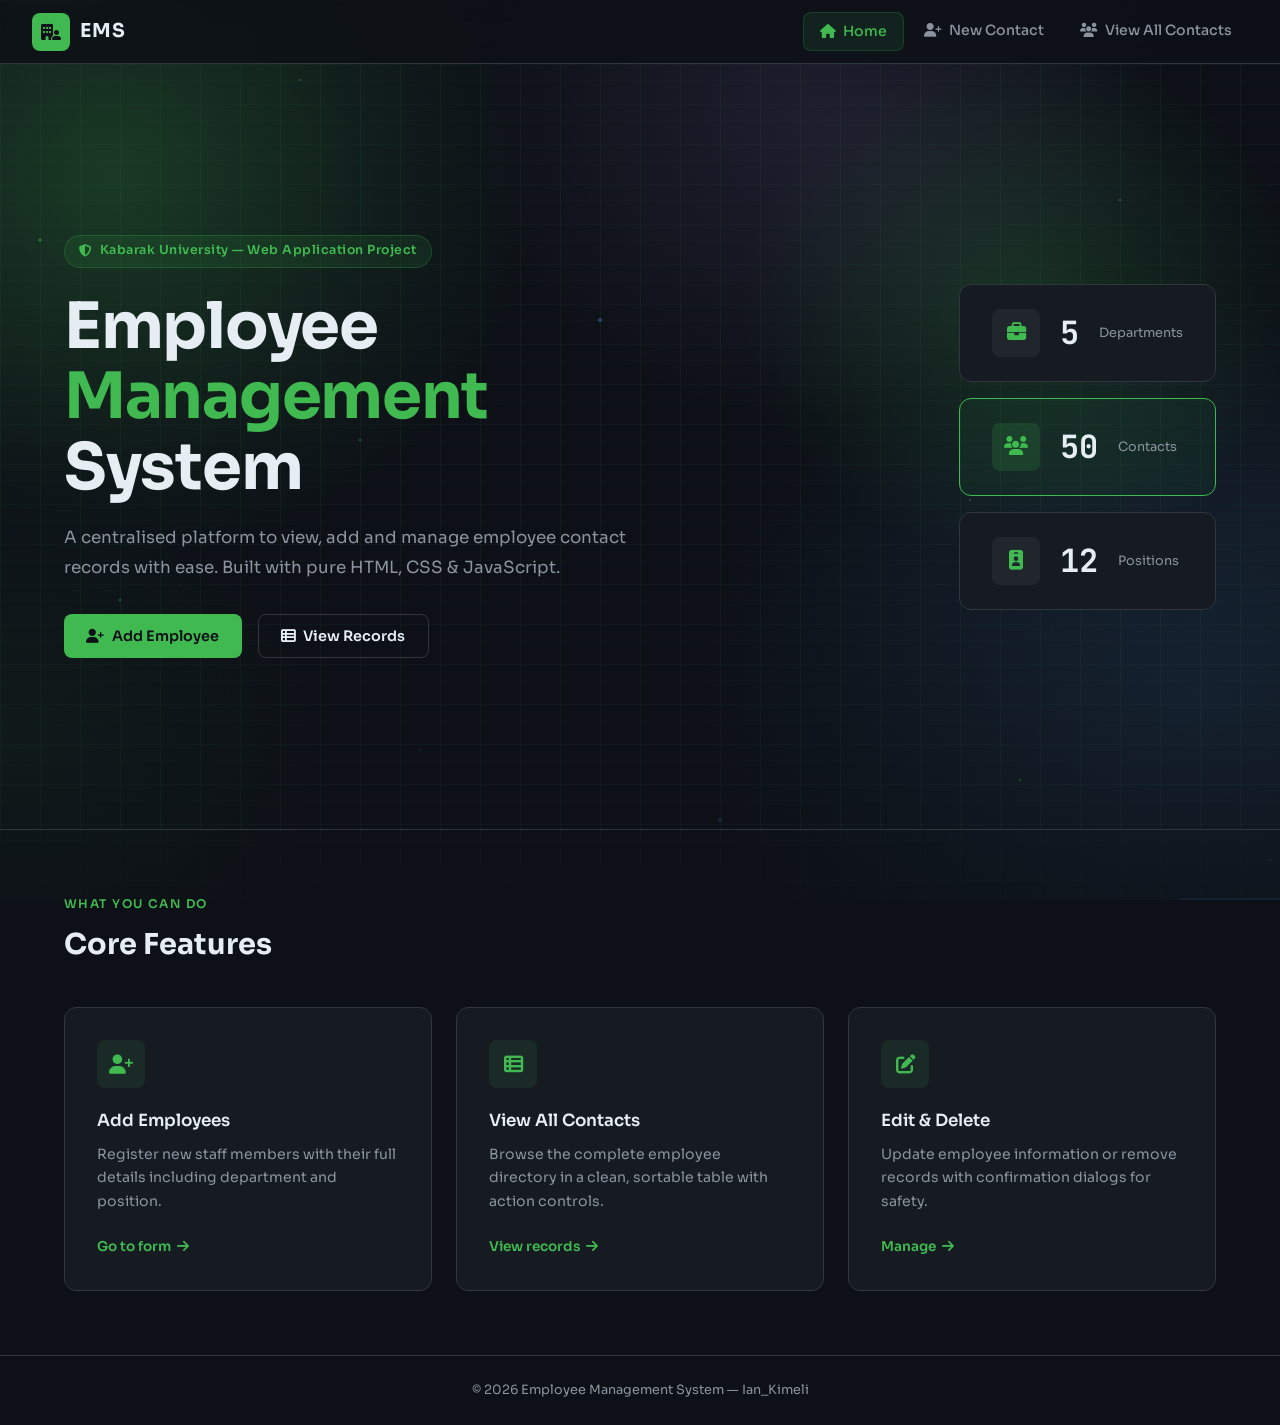
<file: index.html>
<!DOCTYPE html>
<html lang="en">
<head>
  <meta charset="UTF-8"/>
  <meta name="viewport" content="width=device-width, initial-scale=1.0"/>
  <title>Employee Management System</title>
  <link rel="stylesheet" href="style.css"/>
  <link href="https://fonts.googleapis.com/css2?family=Sora:wght@300;400;600;700&family=JetBrains+Mono:wght@400;600&display=swap" rel="stylesheet"/>
  <link rel="stylesheet" href="https://cdnjs.cloudflare.com/ajax/libs/font-awesome/6.5.0/css/all.min.css"/>
</head>
<body>

  
  <nav class="navbar">
    <div class="nav-brand">
      <span class="brand-icon"><i class="fa-solid fa-building-user"></i></span>
      <span class="brand-text">EMS</span>
    </div>
    <ul class="nav-links">
      <li><a href="index.html" class="active"><i class="fa-solid fa-house"></i> Home</a></li>
      <li><a href="new-contact.html"><i class="fa-solid fa-user-plus"></i> New Contact</a></li>
      <li><a href="view-contact.html"><i class="fa-solid fa-users"></i> View All Contacts</a></li>
    </ul>
  </nav>

  
  <section class="hero">
    <div class="hero-bg-grid"></div>
    <div class="hero-content">
      <div class="hero-badge"><i class="fa-solid fa-shield-halved"></i> Kabarak University &mdash; Web Application Project</div>
      <h1 class="hero-title">Employee<br/><span class="accent">Management</span><br/>System</h1>
      <p class="hero-sub">A centralised platform to view, add and manage employee contact records with ease. Built with pure HTML, CSS &amp; JavaScript.</p>
      <div class="hero-actions">
        <a href="new-contact.html" class="btn btn-primary"><i class="fa-solid fa-user-plus"></i> Add Employee</a>
        <a href="view-contact.html" class="btn btn-outline"><i class="fa-solid fa-table-list"></i> View Records</a>
      </div>
    </div>
    <div class="hero-visual">
      <div class="stat-card">
        <span class="stat-icon"><i class="fa-solid fa-briefcase"></i></span>
        <span class="stat-num">5</span>
        <span class="stat-label">Departments</span>
      </div>
      <div class="stat-card featured">
        <span class="stat-icon"><i class="fa-solid fa-users"></i></span>
        <span class="stat-num">50</span>
        <span class="stat-label">Contacts</span>
      </div>
      <div class="stat-card">
        <span class="stat-icon"><i class="fa-solid fa-id-badge"></i></span>
        <span class="stat-num">12</span>
        <span class="stat-label">Positions</span>
      </div>
    </div>
  </section>

  
  <section class="features">
    <div class="section-label">What you can do</div>
    <h2 class="section-title">Core Features</h2>
    <div class="features-grid">
      <div class="feature-card">
        <div class="feature-icon"><i class="fa-solid fa-user-plus"></i></div>
        <h3>Add Employees</h3>
        <p>Register new staff members with their full details including department and position.</p>
        <a href="new-contact.html" class="feature-link">Go to form <i class="fa-solid fa-arrow-right"></i></a>
      </div>
      <div class="feature-card">
        <div class="feature-icon"><i class="fa-solid fa-table-list"></i></div>
        <h3>View All Contacts</h3>
        <p>Browse the complete employee directory in a clean, sortable table with action controls.</p>
        <a href="view-contact.html" class="feature-link">View records <i class="fa-solid fa-arrow-right"></i></a>
      </div>
      <div class="feature-card">
        <div class="feature-icon"><i class="fa-solid fa-pen-to-square"></i></div>
        <h3>Edit &amp; Delete</h3>
        <p>Update employee information or remove records with confirmation dialogs for safety.</p>
        <a href="view-contact.html" class="feature-link">Manage <i class="fa-solid fa-arrow-right"></i></a>
      </div>
    </div>
  </section>

  <footer class="footer">
    <p>&copy; 2026 Employee Management System &mdash; Ian_Kimeli</p>
  </footer>

</body>
</html>
</file>
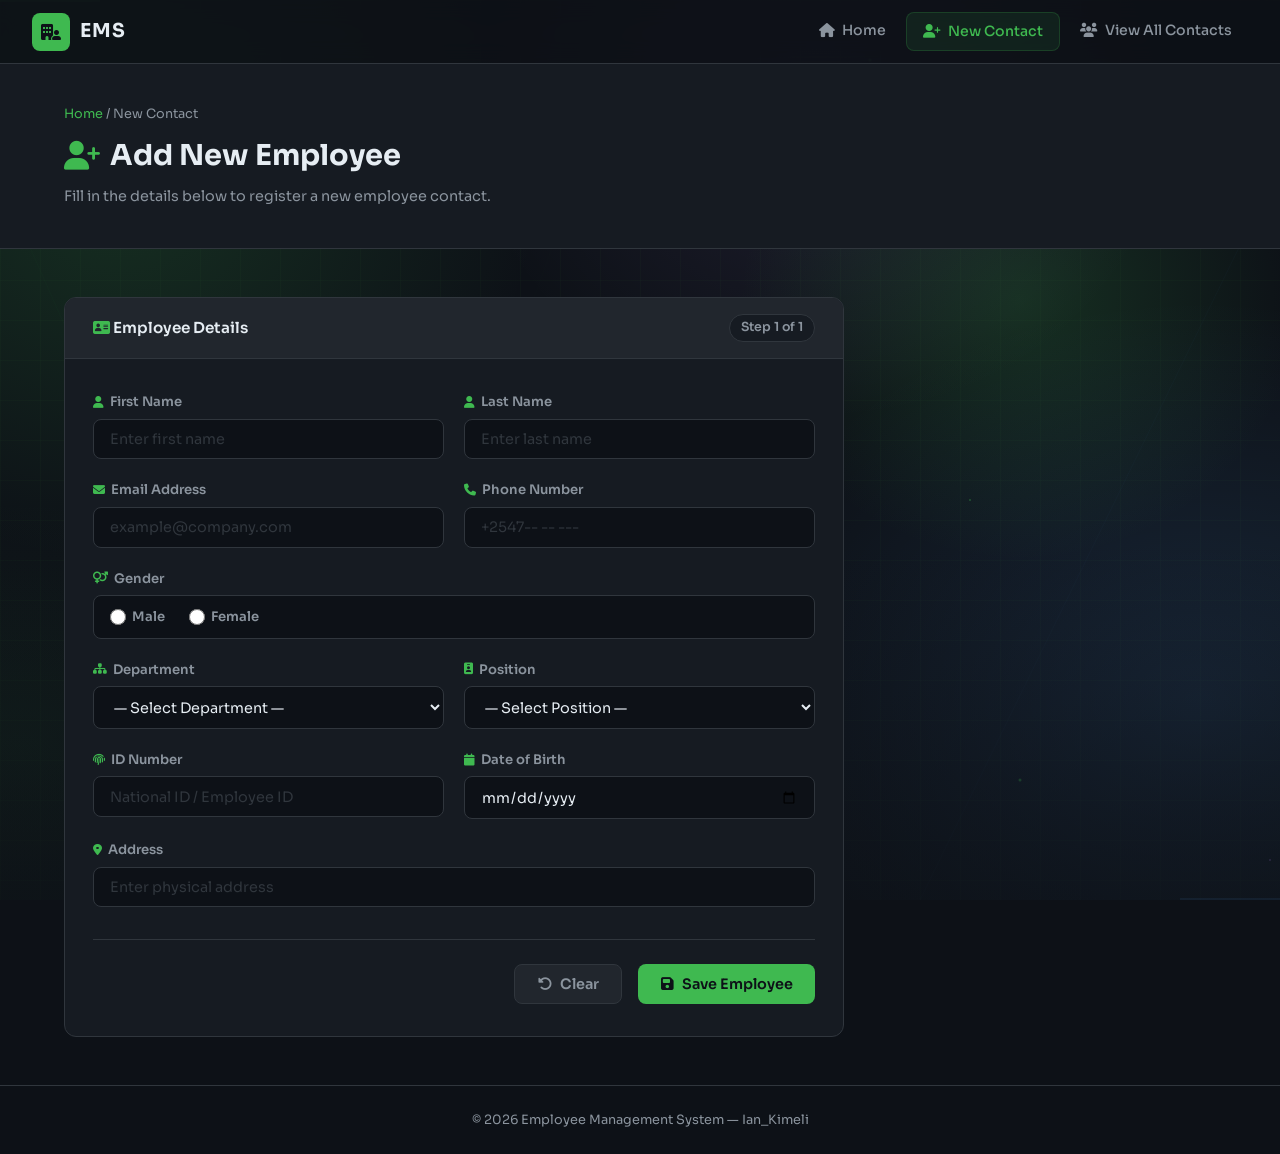
<file: new-contact.html>
<!DOCTYPE html>
<html lang="en">
<head>
  <meta charset="UTF-8" />
  <meta name="viewport" content="width=device-width, initial-scale=1.0"/>
  <title>New Contact — EMS</title>
  <link rel="stylesheet" href="style.css" />
  <link href="https://fonts.googleapis.com/css2?family=Sora:wght@300;400;600;700&family=JetBrains+Mono:wght@400;600&display=swap" rel="stylesheet"/>
  <link rel="stylesheet" href="https://cdnjs.cloudflare.com/ajax/libs/font-awesome/6.5.0/css/all.min.css"/>
</head>
<body>

  <!-- NAV -->
  <nav class="navbar">
    <div class="nav-brand">
      <span class="brand-icon"><i class="fa-solid fa-building-user"></i></span>
      <span class="brand-text">EMS</span>
    </div>
    <ul class="nav-links">
      <li><a href="index.html"><i class="fa-solid fa-house"></i> Home</a></li>
      <li><a href="new-contact.html" class="active"><i class="fa-solid fa-user-plus"></i> New Contact</a></li>
      <li><a href="view-contact.html"><i class="fa-solid fa-users"></i> View All Contacts</a></li>
    </ul>
  </nav>

  <!-- PAGE HEADER -->
  <div class="page-header">
    <div class="page-header-inner">
      <div class="page-breadcrumb"><a href="index.html">Home</a> / New Contact</div>
      <h1 class="page-title"><i class="fa-solid fa-user-plus"></i> Add New Employee</h1>
      <p class="page-sub">Fill in the details below to register a new employee contact.</p>
    </div>
  </div>

  <!-- FORM SECTION -->
  <section class="form-section">
    <div class="form-wrapper">
      <div class="form-card">
        <div class="form-card-header">
          <span><i class="fa-solid fa-address-card"></i> Employee Details</span>
          <span class="form-step">Step 1 of 1</span>
        </div>

        <div class="form-body">
          <div class="form-row two-col">
            <div class="form-group">
              <label for="firstname"><i class="fa-solid fa-user"></i> First Name</label>
              <input type="text" id="firstname" placeholder="Enter first name" />
            </div>
            <div class="form-group">
              <label for="lastname"><i class="fa-solid fa-user"></i> Last Name</label>
              <input type="text" id="lastname" placeholder="Enter last name" />
            </div>
          </div>

          <div class="form-row two-col">
            <div class="form-group">
              <label for="email"><i class="fa-solid fa-envelope"></i> Email Address</label>
              <input type="email" id="email" placeholder="example@company.com" />
            </div>
            <div class="form-group">
              <label for="phone"><i class="fa-solid fa-phone"></i> Phone Number</label>
              <input type="tel" id="phone" placeholder="+2547-- -- ---" />
            </div>
          </div>

          <div class="form-row">
            <div class="form-group">
              <label><i class="fa-solid fa-venus-mars"></i> Gender</label>
              <div class="radio-group">
                <label class="radio-label">
                  <input type="radio" name="gender" value="male" /> Male
                </label>
                <label class="radio-label">
                  <input type="radio" name="gender" value="female" /> Female
                </label>
              </div>
            </div>
          </div>

          <div class="form-row two-col">
            <div class="form-group">
              <label for="department"><i class="fa-solid fa-sitemap"></i> Department</label>
              <select id="department">
                <option value="">— Select Department —</option>
                <option>Information Technology</option>
                <option>Human Resources</option>
                <option>Finance</option>
                <option>Operations</option>
                <option>Marketing</option>
              </select>
            </div>
            <div class="form-group">
              <label for="position"><i class="fa-solid fa-id-badge"></i> Position</label>
              <select id="position">
                <option value="">— Select Position —</option>
                <option>Software Engineer</option>
                <option>HR Manager</option>
                <option>Accountant</option>
                <option>Operations Lead</option>
                <option>Marketing Analyst</option>
                <option>System Administrator</option>
              </select>
            </div>
          </div>

          <div class="form-row two-col">
            <div class="form-group">
              <label for="idnumber"><i class="fa-solid fa-fingerprint"></i> ID Number</label>
              <input type="text" id="idnumber" placeholder="National ID / Employee ID" />
            </div>
            <div class="form-group">
              <label for="dob"><i class="fa-solid fa-calendar"></i> Date of Birth</label>
              <input type="date" id="dob" />
            </div>
          </div>

          <div class="form-row">
            <div class="form-group">
              <label for="address"><i class="fa-solid fa-location-dot"></i> Address</label>
              <input type="text" id="address" placeholder="Enter physical address" />
            </div>
          </div>

          <div class="form-actions">
            <button type="button" class="btn btn-ghost" onclick="clearForm()"><i class="fa-solid fa-rotate-left"></i> Clear</button>
            <button type="button" class="btn btn-primary" onclick="submitForm()"><i class="fa-solid fa-floppy-disk"></i> Save Employee</button>
          </div>
        </div>
      </div>
    </div>
  </section>

  <!-- SUCCESS TOAST -->
  <div class="toast" id="toast">
    <i class="fa-solid fa-circle-check"></i> Employee saved successfully!
  </div>

  <footer class="footer">
    <p>&copy; 2026 Employee Management System &mdash; Ian_Kimeli</p>
  </footer>

  <script src="main.js"></script>
</body>
</html>
</file>
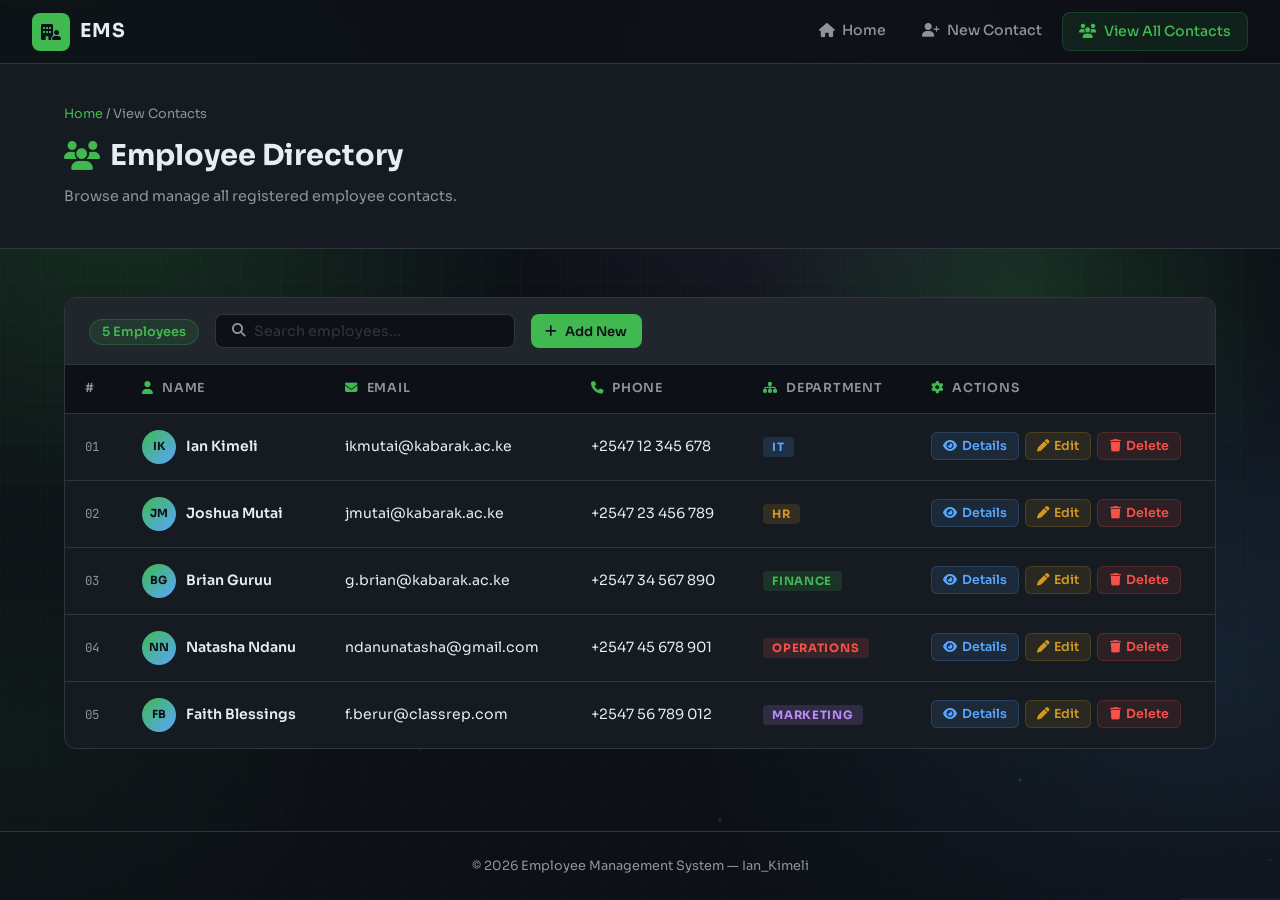
<file: view-contact.html>
<!DOCTYPE html>
<html lang="en">
<head>
  <meta charset="UTF-8" />
  <meta name="viewport" content="width=device-width, initial-scale=1.0"/>
  <title>View Contacts — EMS</title>
  <link rel="stylesheet" href="style.css" />
  <link href="https://fonts.googleapis.com/css2?family=Sora:wght@300;400;600;700&family=JetBrains+Mono:wght@400;600&display=swap" rel="stylesheet"/>
  <link rel="stylesheet" href="https://cdnjs.cloudflare.com/ajax/libs/font-awesome/6.5.0/css/all.min.css"/>
</head>
<body>

  <!-- NAV -->
  <nav class="navbar">
    <div class="nav-brand">
      <span class="brand-icon"><i class="fa-solid fa-building-user"></i></span>
      <span class="brand-text">EMS</span>
    </div>
    <ul class="nav-links">
      <li><a href="index.html"><i class="fa-solid fa-house"></i> Home</a></li>
      <li><a href="new-contact.html"><i class="fa-solid fa-user-plus"></i> New Contact</a></li>
      <li><a href="view-contact.html" class="active"><i class="fa-solid fa-users"></i> View All Contacts</a></li>
    </ul>
  </nav>

  <!-- PAGE HEADER -->
  <div class="page-header">
    <div class="page-header-inner">
      <div class="page-breadcrumb"><a href="index.html">Home</a> / View Contacts</div>
      <h1 class="page-title"><i class="fa-solid fa-users"></i> Employee Directory</h1>
      <p class="page-sub">Browse and manage all registered employee contacts.</p>
    </div>
  </div>

  <!-- TABLE SECTION -->
  <section class="table-section">
    <div class="table-wrapper">
      <div class="table-toolbar">
        <div class="table-info">
          <span class="badge-count">5 Employees</span>
        </div>
        <div class="table-search">
          <i class="fa-solid fa-magnifying-glass"></i>
          <input type="text" placeholder="Search employees..." id="searchInput" oninput="filterTable()" />
        </div>
        <a href="new-contact.html" class="btn btn-primary btn-sm"><i class="fa-solid fa-plus"></i> Add New</a>
      </div>

      <div class="table-scroll">
        <table class="emp-table" id="empTable">
          <thead>
            <tr>
              <th>#</th>
              <th><i class="fa-solid fa-user"></i> Name</th>
              <th><i class="fa-solid fa-envelope"></i> Email</th>
              <th><i class="fa-solid fa-phone"></i> Phone</th>
              <th><i class="fa-solid fa-sitemap"></i> Department</th>
              <th><i class="fa-solid fa-gear"></i> Actions</th>
            </tr>
          </thead>
          <tbody>
            <tr>
              <td class="row-num">01</td>
              <td class="emp-name"><span class="avatar">IK</span> Ian Kimeli</td>
              <td>ikmutai@kabarak.ac.ke</td>
              <td>+2547 12 345 678</td>
              <td><span class="dept-badge it">IT</span></td>
              <td class="actions">
                <button class="btn-action details" onclick="showDetails('Ian Kimeli','Software Engineer','IT','ikmutai@kabarak.ac.ke','+2547 12 345 678')"><i class="fa-solid fa-eye"></i> Details</button>
                <button class="btn-action edit" onclick="editRecord('Ian Kimeli')"><i class="fa-solid fa-pen"></i> Edit</button>
                <button class="btn-action delete" onclick="deleteRecord('Ian Mutai')"><i class="fa-solid fa-trash"></i> Delete</button>
              </td>
            </tr>
            <tr>
              <td class="row-num">02</td>
              <td class="emp-name"><span class="avatar">JM</span> Joshua Mutai</td>
              <td>jmutai@kabarak.ac.ke</td>
              <td>+2547 23 456 789</td>
              <td><span class="dept-badge hr">HR</span></td>
              <td class="actions">
                <button class="btn-action details" onclick="showDetails('Joshua Mutai','HR Manager','Human Resources','jmutai@kabarak.ac.ke','+2547 23 456 789')"><i class="fa-solid fa-eye"></i> Details</button>
                <button class="btn-action edit" onclick="editRecord('Joshua Mutai')"><i class="fa-solid fa-pen"></i> Edit</button>
                <button class="btn-action delete" onclick="deleteRecord('Joshua Mutai')"><i class="fa-solid fa-trash"></i> Delete</button>
              </td>
            </tr>
            <tr>
              <td class="row-num">03</td>
              <td class="emp-name"><span class="avatar">BG</span> Brian Guruu</td>
              <td>g.brian@kabarak.ac.ke</td>
              <td>+2547 34 567 890</td>
              <td><span class="dept-badge fin">Finance</span></td>
              <td class="actions">
                <button class="btn-action details" onclick="showDetails('Brian Guruu','Accountant','Finance','g.brian@kabarak.ac.ke','+2547 34 567 890')"><i class="fa-solid fa-eye"></i> Details</button>
                <button class="btn-action edit" onclick="editRecord('Brian Guruu')"><i class="fa-solid fa-pen"></i> Edit</button>
                <button class="btn-action delete" onclick="deleteRecord('Brian Guruu')"><i class="fa-solid fa-trash"></i> Delete</button>
              </td>
            </tr>
            <tr>
              <td class="row-num">04</td>
              <td class="emp-name"><span class="avatar">NN</span> Natasha Ndanu</td>
              <td>ndanunatasha@gmail.com</td>
              <td>+2547 45 678 901</td>
              <td><span class="dept-badge ops">Operations</span></td>
              <td class="actions">
                <button class="btn-action details" onclick="showDetails('Natasha Ndanu','Operations Lead','Operations','ndanunatasha@gmail.com','+2547 45 678 901')"><i class="fa-solid fa-eye"></i> Details</button>
                <button class="btn-action edit" onclick="editRecord('Natasha Ndanu')"><i class="fa-solid fa-pen"></i> Edit</button>
                <button class="btn-action delete" onclick="deleteRecord('Natasha Ndanu')"><i class="fa-solid fa-trash"></i> Delete</button>
              </td>
            </tr>
            <tr>
              <td class="row-num">05</td>
              <td class="emp-name"><span class="avatar">FB</span> Faith Blessings</td>
              <td>f.berur@classrep.com</td>
              <td>+2547 56 789 012</td>
              <td><span class="dept-badge mkt">Marketing</span></td>
              <td class="actions">
                <button class="btn-action details" onclick="showDetails('Faith Blessings','Marketing Analyst','Marketing','f.berur@classrep.com','+2547 56 789 012')"><i class="fa-solid fa-eye"></i> Details</button>
                <button class="btn-action edit" onclick="editRecord('Faith Blessings')"><i class="fa-solid fa-pen"></i> Edit</button>
                <button class="btn-action delete" onclick="deleteRecord('Faith Blessings')"><i class="fa-solid fa-trash"></i> Delete</button>
              </td>
            </tr>
          </tbody>
        </table>
      </div>
    </div>
  </section>

  <!-- DETAILS MODAL -->
  <div class="modal-overlay" id="detailsModal" onclick="closeModal()">
    <div class="modal-card" onclick="event.stopPropagation()">
      <button class="modal-close" onclick="closeModal()"><i class="fa-solid fa-xmark"></i></button>
      <div class="modal-header">
        <div class="modal-avatar" id="modalAvatar"></div>
        <div>
          <h3 id="modalName"></h3>
          <span id="modalPosition" class="modal-position"></span>
        </div>
      </div>
      <div class="modal-body">
        <div class="modal-detail"><i class="fa-solid fa-sitemap"></i> <strong>Department:</strong> <span id="modalDept"></span></div>
        <div class="modal-detail"><i class="fa-solid fa-envelope"></i> <strong>Email:</strong> <span id="modalEmail"></span></div>
        <div class="modal-detail"><i class="fa-solid fa-phone"></i> <strong>Phone:</strong> <span id="modalPhone"></span></div>
      </div>
      <div class="modal-footer">
        <button class="btn btn-ghost" onclick="closeModal()">Close</button>
      </div>
    </div>
  </div>

  <footer class="footer">
    <p>&copy; 2026 Employee Management System &mdash; Ian_Kimeli</p>
  </footer>

  <script src="main.js"></script>
</body>
</html>
</file>
<file: style.css>
:root {
  --bg:         #0d1117;
  --bg-2:       #161b22;
  --bg-3:       #21262d;
  --border:     #30363d;
  --text:       #e6edf3;
  --text-muted: #8b949e;
  --accent:     #3fb950;        
  --accent-2:   #58a6ff;        
  --danger:     #f85149;
  --warning:    #d29922;
  --radius:     12px;
  --radius-sm:  8px;
  --shadow:     0 8px 32px rgba(0,0,0,0.4);
  --font:       'Sora', sans-serif;
  --mono:       'JetBrains Mono', monospace;
}


*, *::before, *::after { box-sizing: border-box; margin: 0; padding: 0; }
html { scroll-behavior: smooth; }
body {
  font-family: var(--font);
  background-color: var(--bg);
  background-image: url('images/bg-mesh.svg');
  background-size: cover;
  background-position: center top;
  background-attachment: fixed;
  background-repeat: no-repeat;
  color: var(--text);
  min-height: 100vh;
  display: flex;
  flex-direction: column;
  line-height: 1.6;
}
a { text-decoration: none; color: inherit; }
ul { list-style: none; }
input, select, button { font-family: var(--font); }


::-webkit-scrollbar { width: 6px; height: 6px; }
::-webkit-scrollbar-track { background: var(--bg-2); }
::-webkit-scrollbar-thumb { background: var(--border); border-radius: 3px; }


.navbar {
  position: sticky;
  top: 0;
  z-index: 100;
  background: rgba(13, 17, 23, 0.85);
  backdrop-filter: blur(12px);
  border-bottom: 1px solid var(--border);
  display: flex;
  align-items: center;
  justify-content: space-between;
  padding: 0 2rem;
  height: 64px;
}

.nav-brand {
  display: flex;
  align-items: center;
  gap: 10px;
  font-weight: 700;
  font-size: 1.2rem;
  letter-spacing: 0.04em;
}

.brand-icon {
  width: 38px; height: 38px;
  background: var(--accent);
  color: var(--bg);
  border-radius: var(--radius-sm);
  display: grid; place-items: center;
  font-size: 1rem;
}

.nav-links {
  display: flex;
  gap: 0.25rem;
}

.nav-links a {
  display: flex;
  align-items: center;
  gap: 7px;
  padding: 0.45rem 1rem;
  border-radius: var(--radius-sm);
  font-size: 0.88rem;
  font-weight: 500;
  color: var(--text-muted);
  transition: color 0.2s, background 0.2s;
}

.nav-links a:hover {
  color: var(--text);
  background: var(--bg-3);
}

.nav-links a.active {
  color: var(--accent);
  background: rgba(63, 185, 80, 0.1);
  border: 1px solid rgba(63, 185, 80, 0.2);
}


.btn {
  display: inline-flex;
  align-items: center;
  gap: 8px;
  padding: 0.6rem 1.4rem;
  border-radius: var(--radius-sm);
  font-size: 0.9rem;
  font-weight: 600;
  cursor: pointer;
  border: none;
  transition: all 0.2s;
  text-decoration: none;
}

.btn-primary {
  background: var(--accent);
  color: #0d1117;
}
.btn-primary:hover { background: #56d364; transform: translateY(-1px); box-shadow: 0 4px 16px rgba(63,185,80,0.3); }

.btn-outline {
  background: transparent;
  color: var(--text);
  border: 1px solid var(--border);
}
.btn-outline:hover { border-color: var(--accent); color: var(--accent); }

.btn-ghost {
  background: var(--bg-3);
  color: var(--text-muted);
  border: 1px solid var(--border);
}
.btn-ghost:hover { color: var(--text); }

.btn-sm { padding: 0.4rem 0.9rem; font-size: 0.82rem; }


.hero {
  flex: 1;
  position: relative;
  display: flex;
  align-items: center;
  justify-content: space-between;
  gap: 3rem;
  padding: 5rem 4rem;
  overflow: hidden;
  min-height: 85vh;
}

.hero-bg-grid {
  position: absolute;
  inset: 0;
  background-image:
    linear-gradient(rgba(63,185,80,0.04) 1px, transparent 1px),
    linear-gradient(90deg, rgba(63,185,80,0.04) 1px, transparent 1px);
  background-size: 40px 40px;
  pointer-events: none;
}

.hero::before {
  content: '';
  position: absolute;
  top: -200px; left: -200px;
  width: 600px; height: 600px;
  background: radial-gradient(circle, rgba(63,185,80,0.08) 0%, transparent 70%);
  pointer-events: none;
}

.hero-content {
  max-width: 580px;
  animation: fadeUp 0.7s ease both;
}

.hero-badge {
  display: inline-flex;
  align-items: center;
  gap: 8px;
  background: rgba(63,185,80,0.1);
  border: 1px solid rgba(63,185,80,0.25);
  color: var(--accent);
  font-size: 0.78rem;
  font-weight: 600;
  padding: 0.35rem 0.9rem;
  border-radius: 99px;
  margin-bottom: 1.5rem;
  letter-spacing: 0.04em;
}

.hero-title {
  font-size: clamp(2.5rem, 5vw, 4rem);
  font-weight: 700;
  line-height: 1.1;
  margin-bottom: 1.25rem;
  letter-spacing: -0.02em;
}

.hero-title .accent { color: var(--accent); }

.hero-sub {
  color: var(--text-muted);
  font-size: 1.05rem;
  line-height: 1.75;
  margin-bottom: 2rem;
}

.hero-actions {
  display: flex;
  gap: 1rem;
  flex-wrap: wrap;
}


.hero-visual {
  display: flex;
  flex-direction: column;
  gap: 1rem;
  animation: fadeUp 0.7s 0.15s ease both;
}

.stat-card {
  background: var(--bg-2);
  border: 1px solid var(--border);
  border-radius: var(--radius);
  padding: 1.5rem 2rem;
  display: flex;
  align-items: center;
  gap: 1.25rem;
  min-width: 220px;
  transition: border-color 0.2s, transform 0.2s;
}

.stat-card:hover { border-color: var(--accent); transform: translateX(-4px); }

.stat-card.featured {
  border-color: var(--accent);
  background: rgba(63,185,80,0.06);
}

.stat-icon {
  width: 48px; height: 48px;
  background: var(--bg-3);
  border-radius: var(--radius-sm);
  display: grid; place-items: center;
  font-size: 1.2rem;
  color: var(--accent);
}

.stat-card.featured .stat-icon {
  background: rgba(63,185,80,0.15);
}

.stat-num {
  font-size: 2rem;
  font-weight: 700;
  font-family: var(--mono);
  color: var(--text);
  line-height: 1;
  display: block;
}

.stat-label {
  font-size: 0.8rem;
  color: var(--text-muted);
  display: block;
  margin-top: 2px;
}


.features {
  padding: 4rem;
  border-top: 1px solid var(--border);
}

.section-label {
  font-size: 0.75rem;
  font-weight: 600;
  text-transform: uppercase;
  letter-spacing: 0.12em;
  color: var(--accent);
  margin-bottom: 0.5rem;
}

.section-title {
  font-size: 1.8rem;
  font-weight: 700;
  margin-bottom: 2.5rem;
}

.features-grid {
  display: grid;
  grid-template-columns: repeat(auto-fit, minmax(260px, 1fr));
  gap: 1.5rem;
}

.feature-card {
  background: var(--bg-2);
  border: 1px solid var(--border);
  border-radius: var(--radius);
  padding: 2rem;
  transition: border-color 0.2s, transform 0.2s;
}

.feature-card:hover { border-color: var(--accent); transform: translateY(-4px); }

.feature-icon {
  width: 48px; height: 48px;
  background: rgba(63,185,80,0.1);
  color: var(--accent);
  border-radius: var(--radius-sm);
  display: grid; place-items: center;
  font-size: 1.2rem;
  margin-bottom: 1.25rem;
}

.feature-card h3 { font-size: 1.05rem; font-weight: 600; margin-bottom: 0.5rem; }
.feature-card p { color: var(--text-muted); font-size: 0.88rem; line-height: 1.65; margin-bottom: 1.25rem; }

.feature-link {
  font-size: 0.85rem;
  font-weight: 600;
  color: var(--accent);
  display: inline-flex;
  align-items: center;
  gap: 6px;
  transition: gap 0.2s;
}
.feature-link:hover { gap: 10px; }


.page-header {
  background: var(--bg-2);
  border-bottom: 1px solid var(--border);
  padding: 2.5rem 4rem;
}

.page-breadcrumb {
  font-size: 0.8rem;
  color: var(--text-muted);
  margin-bottom: 0.5rem;
}
.page-breadcrumb a { color: var(--accent); }
.page-breadcrumb a:hover { text-decoration: underline; }

.page-title {
  font-size: 1.8rem;
  font-weight: 700;
  display: flex;
  align-items: center;
  gap: 0.6rem;
  margin-bottom: 0.4rem;
}

.page-title i { color: var(--accent); }

.page-sub { color: var(--text-muted); font-size: 0.9rem; }


.form-section {
  flex: 1;
  padding: 3rem 4rem;
}

.form-wrapper { max-width: 780px; }

.form-card {
  background: var(--bg-2);
  border: 1px solid var(--border);
  border-radius: var(--radius);
  overflow: hidden;
  animation: fadeUp 0.5s ease both;
}

.form-card-header {
  padding: 1rem 1.75rem;
  background: var(--bg-3);
  border-bottom: 1px solid var(--border);
  display: flex;
  align-items: center;
  justify-content: space-between;
  font-weight: 600;
  font-size: 0.95rem;
}

.form-card-header i { color: var(--accent); }

.form-step {
  font-size: 0.78rem;
  color: var(--text-muted);
  background: var(--bg-2);
  padding: 0.2rem 0.7rem;
  border-radius: 99px;
  border: 1px solid var(--border);
}

.form-body { padding: 2rem 1.75rem; }

.form-row { margin-bottom: 1.25rem; }
.form-row.two-col {
  display: grid;
  grid-template-columns: 1fr 1fr;
  gap: 1.25rem;
}

.form-group { display: flex; flex-direction: column; gap: 0.4rem; }

.form-group label {
  font-size: 0.82rem;
  font-weight: 600;
  color: var(--text-muted);
  display: flex;
  align-items: center;
  gap: 6px;
}
.form-group label i { color: var(--accent); font-size: 0.75rem; }

.form-group input,
.form-group select {
  background: var(--bg);
  border: 1px solid var(--border);
  border-radius: var(--radius-sm);
  color: var(--text);
  padding: 0.65rem 1rem;
  font-size: 0.9rem;
  transition: border-color 0.2s, box-shadow 0.2s;
  outline: none;
}

.form-group input:focus,
.form-group select:focus {
  border-color: var(--accent);
  box-shadow: 0 0 0 3px rgba(63,185,80,0.12);
}

.form-group input::placeholder { color: var(--border); }

.form-group select option {
  background: var(--bg-2);
  color: var(--text);
}


.radio-group {
  display: flex;
  gap: 1.5rem;
  align-items: center;
  padding: 0.65rem 1rem;
  background: var(--bg);
  border: 1px solid var(--border);
  border-radius: var(--radius-sm);
}

.radio-label {
  display: flex;
  align-items: center;
  gap: 7px;
  cursor: pointer;
  font-size: 0.9rem;
  color: var(--text);
  font-weight: normal;
}

.radio-label input[type="radio"] {
  accent-color: var(--accent);
  width: 16px; height: 16px;
  padding: 0;
  border: none;
  background: none;
  box-shadow: none;
}

.form-actions {
  display: flex;
  justify-content: flex-end;
  gap: 1rem;
  margin-top: 2rem;
  padding-top: 1.5rem;
  border-top: 1px solid var(--border);
}


.toast {
  position: fixed;
  bottom: 2rem; right: 2rem;
  background: var(--accent);
  color: #0d1117;
  padding: 0.8rem 1.5rem;
  border-radius: var(--radius-sm);
  font-weight: 600;
  font-size: 0.9rem;
  display: flex;
  align-items: center;
  gap: 8px;
  opacity: 0;
  transform: translateY(20px);
  transition: opacity 0.3s, transform 0.3s;
  pointer-events: none;
  z-index: 200;
}
.toast.show { opacity: 1; transform: translateY(0); }


.table-section {
  flex: 1;
  padding: 3rem 4rem;
}

.table-wrapper {
  background: var(--bg-2);
  border: 1px solid var(--border);
  border-radius: var(--radius);
  overflow: hidden;
  animation: fadeUp 0.5s ease both;
}

.table-toolbar {
  display: flex;
  align-items: center;
  gap: 1rem;
  padding: 1rem 1.5rem;
  border-bottom: 1px solid var(--border);
  background: var(--bg-3);
  flex-wrap: wrap;
}

.badge-count {
  background: rgba(63,185,80,0.12);
  color: var(--accent);
  border: 1px solid rgba(63,185,80,0.25);
  padding: 0.25rem 0.75rem;
  border-radius: 99px;
  font-size: 0.8rem;
  font-weight: 600;
  white-space: nowrap;
}

.table-search {
  flex: 1;
  display: flex;
  align-items: center;
  gap: 8px;
  background: var(--bg);
  border: 1px solid var(--border);
  border-radius: var(--radius-sm);
  padding: 0.45rem 1rem;
  max-width: 300px;
}

.table-search i { color: var(--text-muted); font-size: 0.85rem; }

.table-search input {
  background: none;
  border: none;
  outline: none;
  color: var(--text);
  font-size: 0.88rem;
  width: 100%;
}
.table-search input::placeholder { color: var(--border); }

.table-scroll { overflow-x: auto; }

.emp-table {
  width: 100%;
  border-collapse: collapse;
  font-size: 0.88rem;
}

.emp-table thead {
  background: var(--bg);
  border-bottom: 1px solid var(--border);
}

.emp-table th {
  padding: 0.85rem 1.25rem;
  text-align: left;
  font-size: 0.78rem;
  font-weight: 600;
  text-transform: uppercase;
  letter-spacing: 0.06em;
  color: var(--text-muted);
  white-space: nowrap;
}
.emp-table th i { margin-right: 5px; color: var(--accent); }

.emp-table tbody tr {
  border-bottom: 1px solid var(--border);
  transition: background 0.15s;
}
.emp-table tbody tr:last-child { border-bottom: none; }
.emp-table tbody tr:hover { background: var(--bg-3); }

.emp-table td {
  padding: 1rem 1.25rem;
  vertical-align: middle;
}

.row-num {
  font-family: var(--mono);
  font-size: 0.78rem;
  color: var(--text-muted);
}

.emp-name {
  display: flex;
  align-items: center;
  gap: 10px;
  font-weight: 600;
}

.avatar {
  width: 34px; height: 34px;
  background: linear-gradient(135deg, var(--accent), var(--accent-2));
  border-radius: 50%;
  display: grid;
  place-items: center;
  font-size: 0.7rem;
  font-weight: 700;
  color: #0d1117;
  flex-shrink: 0;
}


.dept-badge {
  font-size: 0.72rem;
  font-weight: 700;
  padding: 0.2rem 0.6rem;
  border-radius: 4px;
  text-transform: uppercase;
  letter-spacing: 0.06em;
}
.dept-badge.it  { background: rgba(88,166,255,0.15); color: var(--accent-2); }
.dept-badge.hr  { background: rgba(210,153,34,0.15); color: var(--warning); }
.dept-badge.fin { background: rgba(63,185,80,0.15);  color: var(--accent); }
.dept-badge.ops { background: rgba(248,81,73,0.15);  color: var(--danger); }
.dept-badge.mkt { background: rgba(188,140,255,0.15);color: #bc8cff; }


.actions { display: flex; gap: 6px; align-items: center; }

.btn-action {
  display: inline-flex;
  align-items: center;
  gap: 5px;
  padding: 0.3rem 0.7rem;
  border-radius: 6px;
  font-size: 0.78rem;
  font-weight: 600;
  border: 1px solid transparent;
  cursor: pointer;
  transition: all 0.15s;
}

.btn-action.details {
  background: rgba(88,166,255,0.1);
  color: var(--accent-2);
  border-color: rgba(88,166,255,0.2);
}
.btn-action.details:hover { background: rgba(88,166,255,0.2); }

.btn-action.edit {
  background: rgba(210,153,34,0.1);
  color: var(--warning);
  border-color: rgba(210,153,34,0.2);
}
.btn-action.edit:hover { background: rgba(210,153,34,0.2); }

.btn-action.delete {
  background: rgba(248,81,73,0.1);
  color: var(--danger);
  border-color: rgba(248,81,73,0.2);
}
.btn-action.delete:hover { background: rgba(248,81,73,0.2); }


.modal-overlay {
  position: fixed;
  inset: 0;
  background: rgba(0,0,0,0.7);
  backdrop-filter: blur(4px);
  display: flex;
  align-items: center;
  justify-content: center;
  z-index: 200;
  opacity: 0;
  pointer-events: none;
  transition: opacity 0.2s;
}
.modal-overlay.open { opacity: 1; pointer-events: all; }

.modal-card {
  background: var(--bg-2);
  border: 1px solid var(--border);
  border-radius: var(--radius);
  width: 420px;
  max-width: 90vw;
  padding: 2rem;
  position: relative;
  transform: scale(0.95);
  transition: transform 0.2s;
}
.modal-overlay.open .modal-card { transform: scale(1); }

.modal-close {
  position: absolute;
  top: 1rem; right: 1rem;
  background: var(--bg-3);
  border: 1px solid var(--border);
  color: var(--text-muted);
  width: 30px; height: 30px;
  border-radius: 6px;
  cursor: pointer;
  display: grid; place-items: center;
  transition: color 0.2s;
}
.modal-close:hover { color: var(--text); }

.modal-header {
  display: flex;
  align-items: center;
  gap: 1rem;
  margin-bottom: 1.5rem;
}

.modal-avatar {
  width: 56px; height: 56px;
  background: linear-gradient(135deg, var(--accent), var(--accent-2));
  border-radius: 50%;
  display: grid;
  place-items: center;
  font-size: 1rem;
  font-weight: 700;
  color: #0d1117;
  flex-shrink: 0;
}

.modal-header h3 { font-size: 1.1rem; font-weight: 700; }

.modal-position {
  font-size: 0.8rem;
  color: var(--accent);
  font-weight: 600;
}

.modal-body { display: flex; flex-direction: column; gap: 0.85rem; }

.modal-detail {
  display: flex;
  align-items: center;
  gap: 10px;
  font-size: 0.88rem;
  color: var(--text-muted);
  padding: 0.65rem 1rem;
  background: var(--bg);
  border-radius: var(--radius-sm);
  border: 1px solid var(--border);
}
.modal-detail i { color: var(--accent); width: 14px; }
.modal-detail strong { color: var(--text); }
.modal-detail span { color: var(--text-muted); }

.modal-footer {
  margin-top: 1.5rem;
  display: flex;
  justify-content: flex-end;
}


.footer {
  border-top: 1px solid var(--border);
  padding: 1.5rem 4rem;
  text-align: center;
  color: var(--text-muted);
  font-size: 0.8rem;
}


@keyframes fadeUp {
  from { opacity: 0; transform: translateY(24px); }
  to   { opacity: 1; transform: translateY(0); }
}


@media (max-width: 900px) {
  .hero { flex-direction: column; padding: 3rem 2rem; min-height: auto; }
  .hero-visual { flex-direction: row; flex-wrap: wrap; }
  .stat-card { min-width: 160px; }
  .features, .form-section, .table-section { padding: 2rem; }
  .page-header { padding: 1.5rem 2rem; }
  .form-row.two-col { grid-template-columns: 1fr; }
  .footer { padding: 1.5rem 2rem; }
}

@media (max-width: 600px) {
  .navbar { padding: 0 1rem; }
  .nav-links a span { display: none; }
  .hero { padding: 2rem 1.25rem; }
  .features, .form-section, .table-section { padding: 1.5rem 1.25rem; }
  .page-header { padding: 1.25rem; }
  .actions { flex-direction: column; gap: 4px; }
}
</file>
